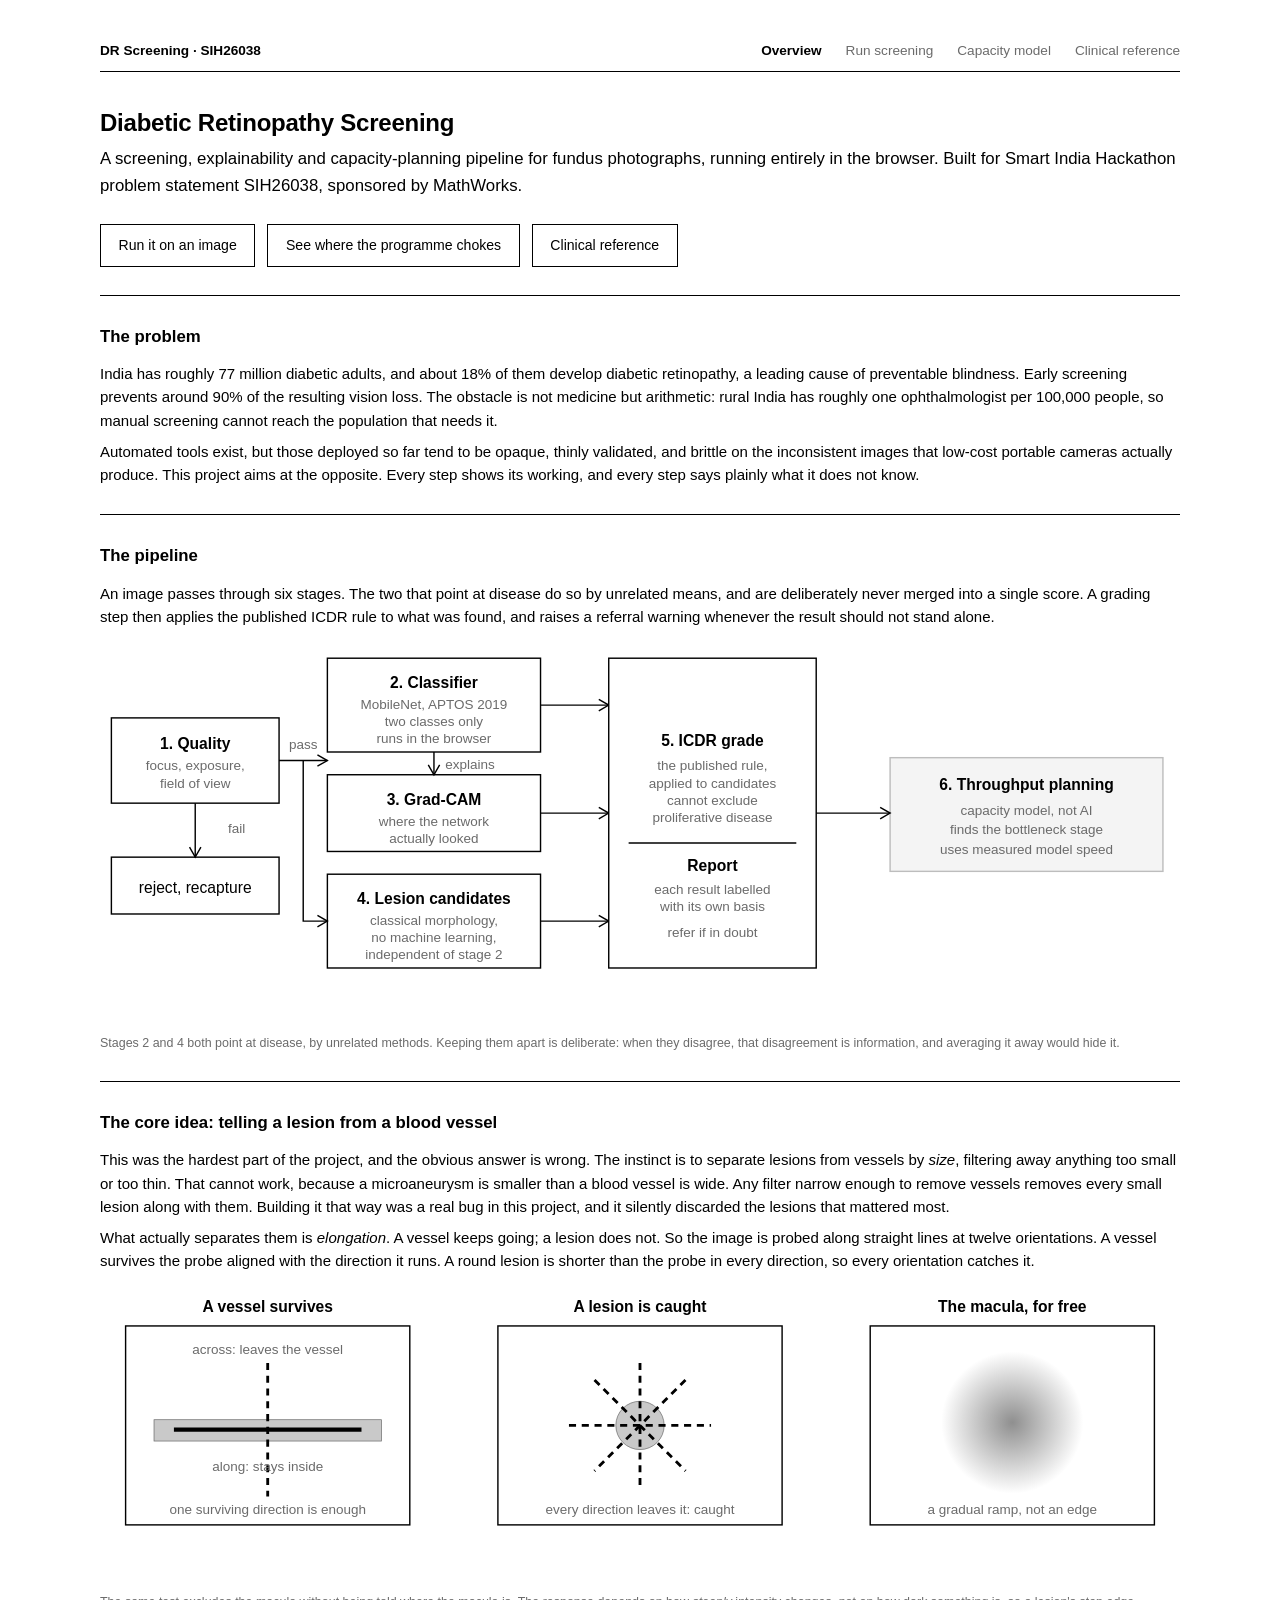
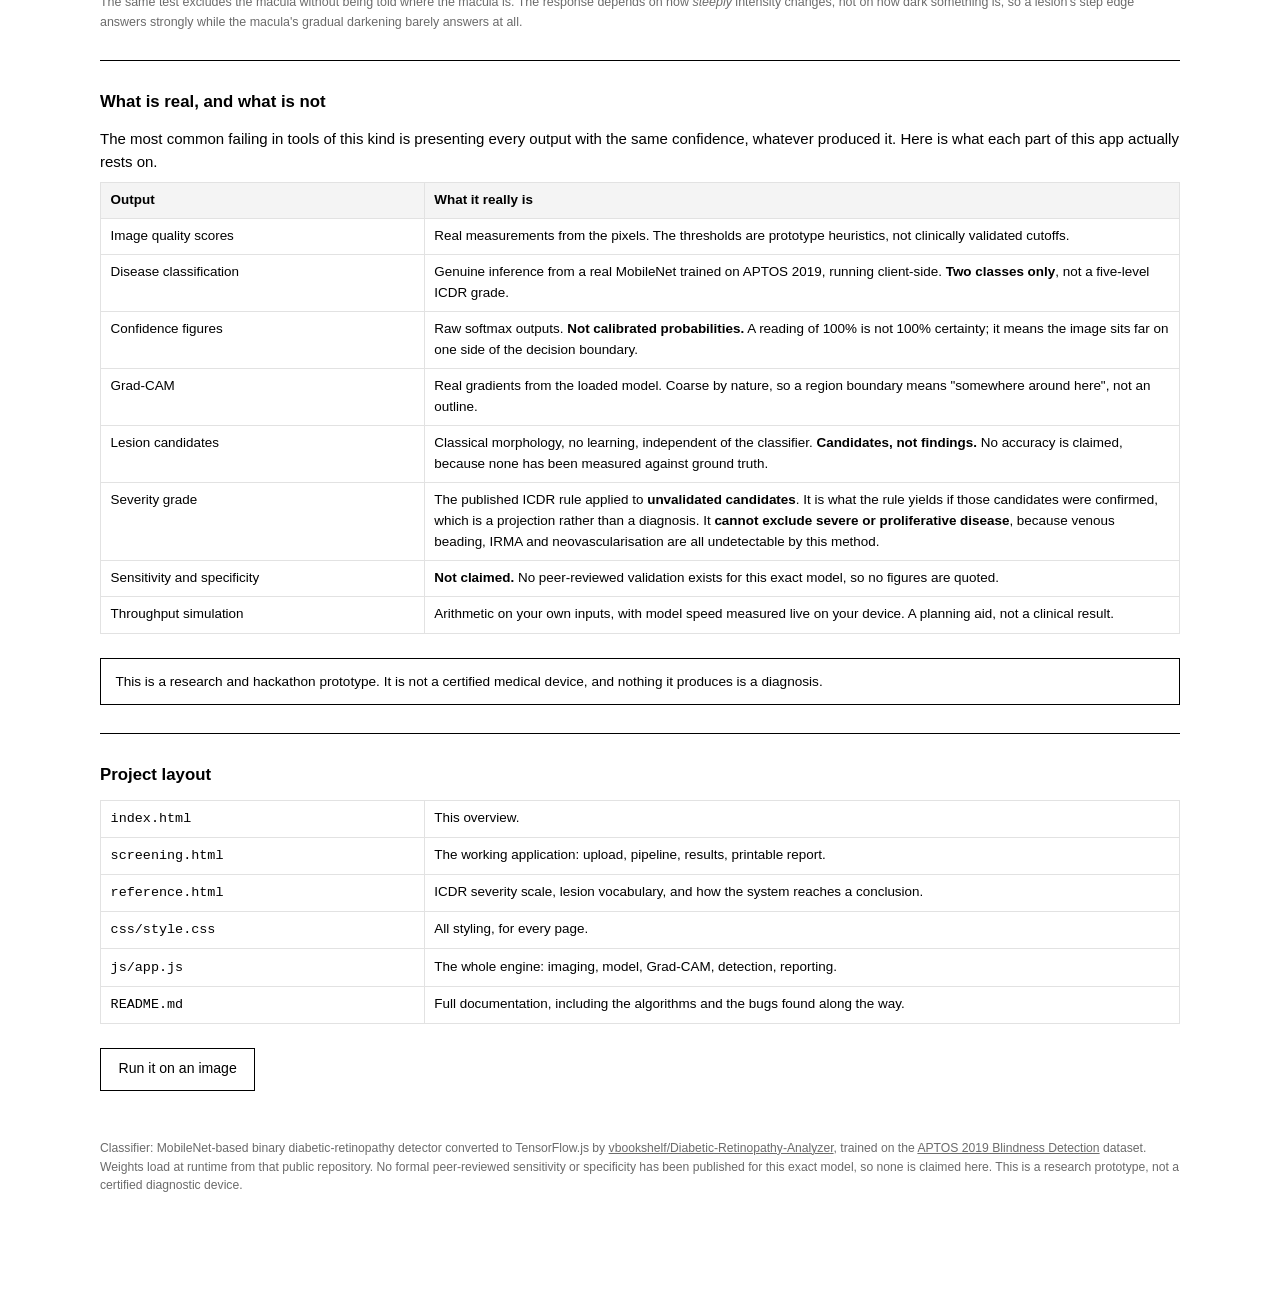
<file: index.html>
<!DOCTYPE html>
<html lang="en">
<head>
<meta charset="UTF-8">
<meta name="viewport" content="width=device-width, initial-scale=1.0">
<title>Diabetic Retinopathy Screening — SIH26038</title>
<link rel="stylesheet" href="css/style.css">
</head>
<body>
<div class="wrap">
  <nav class="site-nav">
    <span class="brand">DR Screening &middot; SIH26038</span>
    <a href="index.html" aria-current="page">Overview</a>
    <a href="screening.html">Run screening</a>
    <a href="pipeline.html">Capacity model</a>
    <a href="reference.html">Clinical reference</a>
  </nav>

  <h1>Diabetic Retinopathy Screening</h1>
  <p class="lede">A screening, explainability and capacity-planning pipeline for fundus photographs,
  running entirely in the browser. Built for Smart India Hackathon problem statement SIH26038,
  sponsored by MathWorks.</p>

  <div class="cta">
    <a href="screening.html">Run it on an image</a>
    <a href="pipeline.html">See where the programme chokes</a>
    <a href="reference.html">Clinical reference</a>
  </div>

  <hr class="rule">

  <section>
    <h2>The problem</h2>
    <p>India has roughly 77 million diabetic adults, and about 18% of them develop diabetic
    retinopathy, a leading cause of preventable blindness. Early screening prevents around 90% of the
    resulting vision loss. The obstacle is not medicine but arithmetic: rural India has roughly one
    ophthalmologist per 100,000 people, so manual screening cannot reach the population that needs it.</p>
    <p>Automated tools exist, but those deployed so far tend to be opaque, thinly validated, and
    brittle on the inconsistent images that low-cost portable cameras actually produce. This project
    aims at the opposite. Every step shows its working, and every step says plainly what it does not
    know.</p>
  </section>

  <hr class="rule">

  <section>
    <h2>The pipeline</h2>
    <p>An image passes through six stages. The two that point at disease do so by unrelated means, and
    are deliberately never merged into a single score. A grading step then applies the published ICDR
    rule to what was found, and raises a referral warning whenever the result should not stand alone.</p>

    <svg class="diagram" viewBox="0 0 760 270" role="img"
         aria-label="Six-stage pipeline: quality assessment, then classification, Grad-CAM explainability and lesion detection in parallel, then an ICDR grade and report, with throughput planning alongside.">
      <rect class="box" x="8" y="52" width="118" height="60"/>
      <text class="lbl-b" x="67" y="74" text-anchor="middle">1. Quality</text>
      <text class="lbl-sm" x="67" y="89" text-anchor="middle">focus, exposure,</text>
      <text class="lbl-sm" x="67" y="101" text-anchor="middle">field of view</text>

      <rect class="box" x="8" y="150" width="118" height="40"/>
      <text class="lbl" x="67" y="175" text-anchor="middle">reject, recapture</text>
      <path class="arrow" d="M67 112 L67 150"/><path class="arrow" d="M63 143 L67 150 L71 143"/>
      <text class="lbl-sm" x="90" y="133" text-anchor="start">fail</text>

      <path class="arrow" d="M126 82 L160 82"/><path class="arrow" d="M153 78 L160 82 L153 86"/>
      <text class="lbl-sm" x="143" y="74" text-anchor="middle">pass</text>

      <rect class="box" x="160" y="10" width="150" height="66"/>
      <text class="lbl-b" x="235" y="31" text-anchor="middle">2. Classifier</text>
      <text class="lbl-sm" x="235" y="46" text-anchor="middle">MobileNet, APTOS 2019</text>
      <text class="lbl-sm" x="235" y="58" text-anchor="middle">two classes only</text>
      <text class="lbl-sm" x="235" y="70" text-anchor="middle">runs in the browser</text>

      <rect class="box" x="160" y="92" width="150" height="54"/>
      <text class="lbl-b" x="235" y="113" text-anchor="middle">3. Grad-CAM</text>
      <text class="lbl-sm" x="235" y="128" text-anchor="middle">where the network</text>
      <text class="lbl-sm" x="235" y="140" text-anchor="middle">actually looked</text>

      <rect class="box" x="160" y="162" width="150" height="66"/>
      <text class="lbl-b" x="235" y="183" text-anchor="middle">4. Lesion candidates</text>
      <text class="lbl-sm" x="235" y="198" text-anchor="middle">classical morphology,</text>
      <text class="lbl-sm" x="235" y="210" text-anchor="middle">no machine learning,</text>
      <text class="lbl-sm" x="235" y="222" text-anchor="middle">independent of stage 2</text>

      <path class="arrow" d="M235 76 L235 92"/><path class="arrow" d="M231 85 L235 92 L239 85"/>
      <text class="lbl-sm" x="243" y="88" text-anchor="start">explains</text>
      <path class="arrow" d="M143 82 L143 195 L160 195"/><path class="arrow" d="M153 191 L160 195 L153 199"/>

      <path class="arrow" d="M310 43 L358 43"/><path class="arrow" d="M351 39 L358 43 L351 47"/>
      <path class="arrow" d="M310 119 L358 119"/><path class="arrow" d="M351 115 L358 119 L351 123"/>
      <path class="arrow" d="M310 195 L358 195"/><path class="arrow" d="M351 191 L358 195 L351 199"/>

      <rect class="box" x="358" y="10" width="146" height="218"/>
      <text class="lbl-b" x="431" y="72" text-anchor="middle">5. ICDR grade</text>
      <text class="lbl-sm" x="431" y="89" text-anchor="middle">the published rule,</text>
      <text class="lbl-sm" x="431" y="101" text-anchor="middle">applied to candidates</text>
      <text class="lbl-sm" x="431" y="113" text-anchor="middle">cannot exclude</text>
      <text class="lbl-sm" x="431" y="125" text-anchor="middle">proliferative disease</text>
      <line x1="372" y1="140" x2="490" y2="140" stroke="#000" stroke-width="1"/>
      <text class="lbl-b" x="431" y="160" text-anchor="middle">Report</text>
      <text class="lbl-sm" x="431" y="176" text-anchor="middle">each result labelled</text>
      <text class="lbl-sm" x="431" y="188" text-anchor="middle">with its own basis</text>
      <text class="lbl-sm" x="431" y="206" text-anchor="middle">refer if in doubt</text>

      <rect class="box-muted" x="556" y="80" width="192" height="80"/>
      <text class="lbl-b" x="652" y="103" text-anchor="middle">6. Throughput planning</text>
      <text class="lbl-sm" x="652" y="120" text-anchor="middle">capacity model, not AI</text>
      <text class="lbl-sm" x="652" y="134" text-anchor="middle">finds the bottleneck stage</text>
      <text class="lbl-sm" x="652" y="148" text-anchor="middle">uses measured model speed</text>
      <path class="arrow" d="M504 119 L556 119"/><path class="arrow" d="M549 115 L556 119 L549 123"/>
    </svg>
    <p class="fig-cap">Stages 2 and 4 both point at disease, by unrelated methods. Keeping them apart is
    deliberate: when they disagree, that disagreement is information, and averaging it away would hide it.</p>
  </section>

  <hr class="rule">

  <section>
    <h2>The core idea: telling a lesion from a blood vessel</h2>
    <p>This was the hardest part of the project, and the obvious answer is wrong. The instinct is to
    separate lesions from vessels by <em>size</em>, filtering away anything too small or too thin. That
    cannot work, because a microaneurysm is smaller than a blood vessel is wide. Any filter narrow
    enough to remove vessels removes every small lesion along with them. Building it that way was a real
    bug in this project, and it silently discarded the lesions that mattered most.</p>
    <p>What actually separates them is <em>elongation</em>. A vessel keeps going; a lesion does not. So
    the image is probed along straight lines at twelve orientations. A vessel survives the probe aligned
    with the direction it runs. A round lesion is shorter than the probe in every direction, so every
    orientation catches it.</p>

    <svg class="diagram" viewBox="0 0 760 210" role="img"
         aria-label="A vessel survives probing along its own direction; a round lesion is caught by every direction; the macula barely responds because its darkening is gradual.">
      <defs>
        <radialGradient id="mac" cx="50%" cy="50%" r="50%">
          <stop offset="0%" stop-color="#8f8f8f"/><stop offset="100%" stop-color="#ffffff"/>
        </radialGradient>
      </defs>

      <text class="lbl-b" x="118" y="16" text-anchor="middle">A vessel survives</text>
      <rect class="box" x="18" y="26" width="200" height="140"/>
      <rect x="38" y="92" width="160" height="15" fill="#c9c9c9" stroke="#6b6b6b" stroke-width="0.5"/>
      <line x1="52" y1="99" x2="184" y2="99" stroke="#000" stroke-width="3"/>
      <line x1="118" y1="52" x2="118" y2="146" stroke="#000" stroke-width="2" stroke-dasharray="5 4"/>
      <text class="lbl-sm" x="118" y="46" text-anchor="middle">across: leaves the vessel</text>
      <text class="lbl-sm" x="118" y="128" text-anchor="middle">along: stays inside</text>
      <text class="lbl-sm" x="118" y="158" text-anchor="middle">one surviving direction is enough</text>

      <text class="lbl-b" x="380" y="16" text-anchor="middle">A lesion is caught</text>
      <rect class="box" x="280" y="26" width="200" height="140"/>
      <circle cx="380" cy="96" r="17" fill="#c9c9c9" stroke="#6b6b6b" stroke-width="0.5"/>
      <line x1="330" y1="96" x2="430" y2="96" stroke="#000" stroke-width="2" stroke-dasharray="5 4"/>
      <line x1="380" y1="52" x2="380" y2="140" stroke="#000" stroke-width="2" stroke-dasharray="5 4"/>
      <line x1="348" y1="64" x2="412" y2="128" stroke="#000" stroke-width="2" stroke-dasharray="5 4"/>
      <line x1="412" y1="64" x2="348" y2="128" stroke="#000" stroke-width="2" stroke-dasharray="5 4"/>
      <text class="lbl-sm" x="380" y="158" text-anchor="middle">every direction leaves it: caught</text>

      <text class="lbl-b" x="642" y="16" text-anchor="middle">The macula, for free</text>
      <rect class="box" x="542" y="26" width="200" height="140"/>
      <circle cx="642" cy="94" r="50" fill="url(#mac)"/>
      <text class="lbl-sm" x="642" y="158" text-anchor="middle">a gradual ramp, not an edge</text>
    </svg>
    <p class="fig-cap">The same test excludes the macula without being told where the macula is. The
    response depends on how <em>steeply</em> intensity changes, not on how dark something is, so a
    lesion's step edge answers strongly while the macula's gradual darkening barely answers at all.</p>
  </section>

  <hr class="rule">

  <section>
    <h2>What is real, and what is not</h2>
    <p>The most common failing in tools of this kind is presenting every output with the same
    confidence, whatever produced it. Here is what each part of this app actually rests on.</p>

    <table class="matrix">
      <thead><tr><th>Output</th><th>What it really is</th></tr></thead>
      <tbody>
        <tr><td>Image quality scores</td><td>Real measurements from the pixels. The thresholds are prototype heuristics, not clinically validated cutoffs.</td></tr>
        <tr><td>Disease classification</td><td>Genuine inference from a real MobileNet trained on APTOS 2019, running client-side. <strong>Two classes only</strong>, not a five-level ICDR grade.</td></tr>
        <tr><td>Confidence figures</td><td>Raw softmax outputs. <strong>Not calibrated probabilities.</strong> A reading of 100% is not 100% certainty; it means the image sits far on one side of the decision boundary.</td></tr>
        <tr><td>Grad-CAM</td><td>Real gradients from the loaded model. Coarse by nature, so a region boundary means "somewhere around here", not an outline.</td></tr>
        <tr><td>Lesion candidates</td><td>Classical morphology, no learning, independent of the classifier. <strong>Candidates, not findings.</strong> No accuracy is claimed, because none has been measured against ground truth.</td></tr>
        <tr><td>Severity grade</td><td>The published ICDR rule applied to <strong>unvalidated candidates</strong>. It is what the rule yields if those candidates were confirmed, which is a projection rather than a diagnosis. It <strong>cannot exclude severe or proliferative disease</strong>, because venous beading, IRMA and neovascularisation are all undetectable by this method.</td></tr>
        <tr><td>Sensitivity and specificity</td><td><strong>Not claimed.</strong> No peer-reviewed validation exists for this exact model, so no figures are quoted.</td></tr>
        <tr><td>Throughput simulation</td><td>Arithmetic on your own inputs, with model speed measured live on your device. A planning aid, not a clinical result.</td></tr>
      </tbody>
    </table>

    <p class="notice">This is a research and hackathon prototype. It is not a certified medical device,
    and nothing it produces is a diagnosis.</p>
  </section>

  <hr class="rule">

  <section>
    <h2>Project layout</h2>
    <table class="matrix">
      <tbody>
        <tr><td><code>index.html</code></td><td>This overview.</td></tr>
        <tr><td><code>screening.html</code></td><td>The working application: upload, pipeline, results, printable report.</td></tr>
        <tr><td><code>reference.html</code></td><td>ICDR severity scale, lesion vocabulary, and how the system reaches a conclusion.</td></tr>
        <tr><td><code>css/style.css</code></td><td>All styling, for every page.</td></tr>
        <tr><td><code>js/app.js</code></td><td>The whole engine: imaging, model, Grad-CAM, detection, reporting.</td></tr>
        <tr><td><code>README.md</code></td><td>Full documentation, including the algorithms and the bugs found along the way.</td></tr>
      </tbody>
    </table>
    <div class="cta"><a href="screening.html">Run it on an image</a></div>
  </section>

  <footer class="app-footer">
    <p>Classifier: MobileNet-based binary diabetic-retinopathy detector converted to TensorFlow.js by
    <a href="https://github.com/vbookshelf/Diabetic-Retinopathy-Analyzer" target="_blank" rel="noopener">vbookshelf/Diabetic-Retinopathy-Analyzer</a>,
    trained on the <a href="https://www.kaggle.com/c/aptos2019-blindness-detection" target="_blank" rel="noopener">APTOS 2019 Blindness Detection</a> dataset.
    Weights load at runtime from that public repository. No formal peer-reviewed sensitivity or specificity has been
    published for this exact model, so none is claimed here. This is a research prototype, not a certified diagnostic device.</p>
  </footer>
</div>
</body>
</html>
</file>
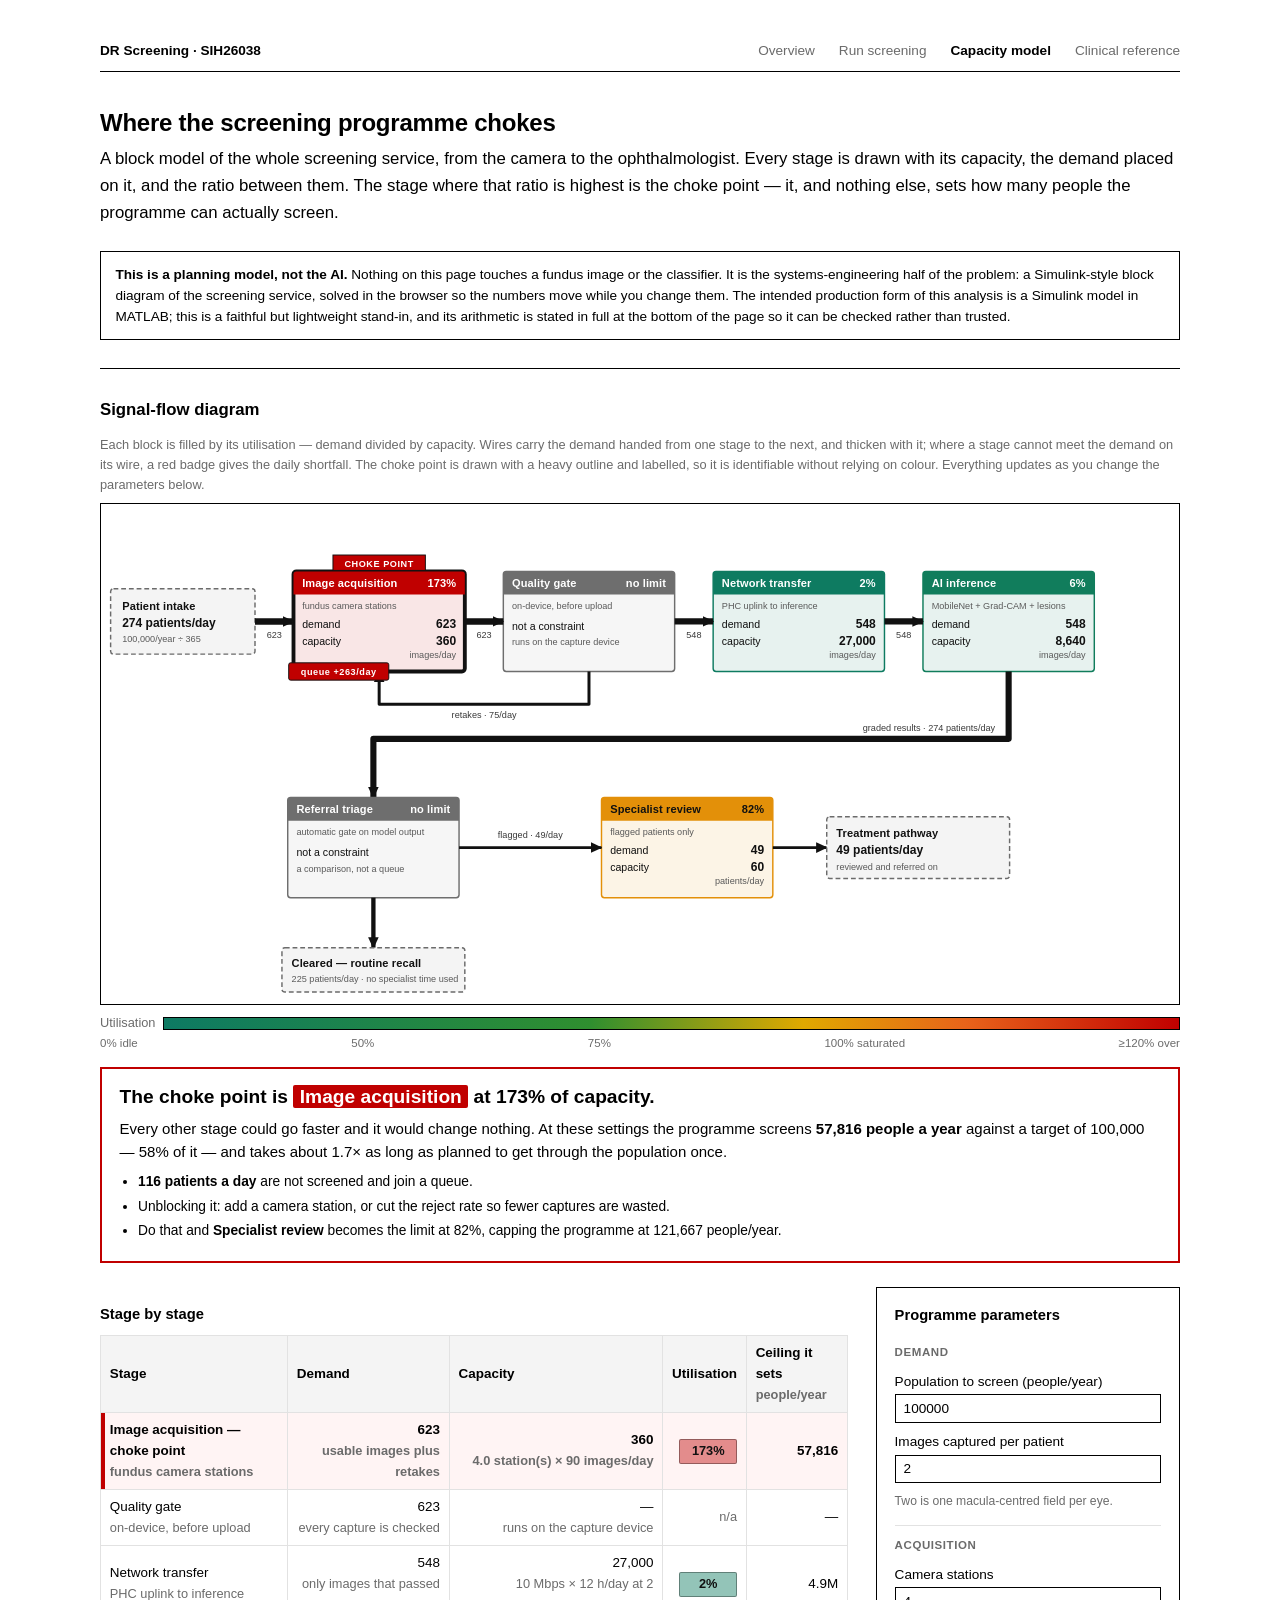
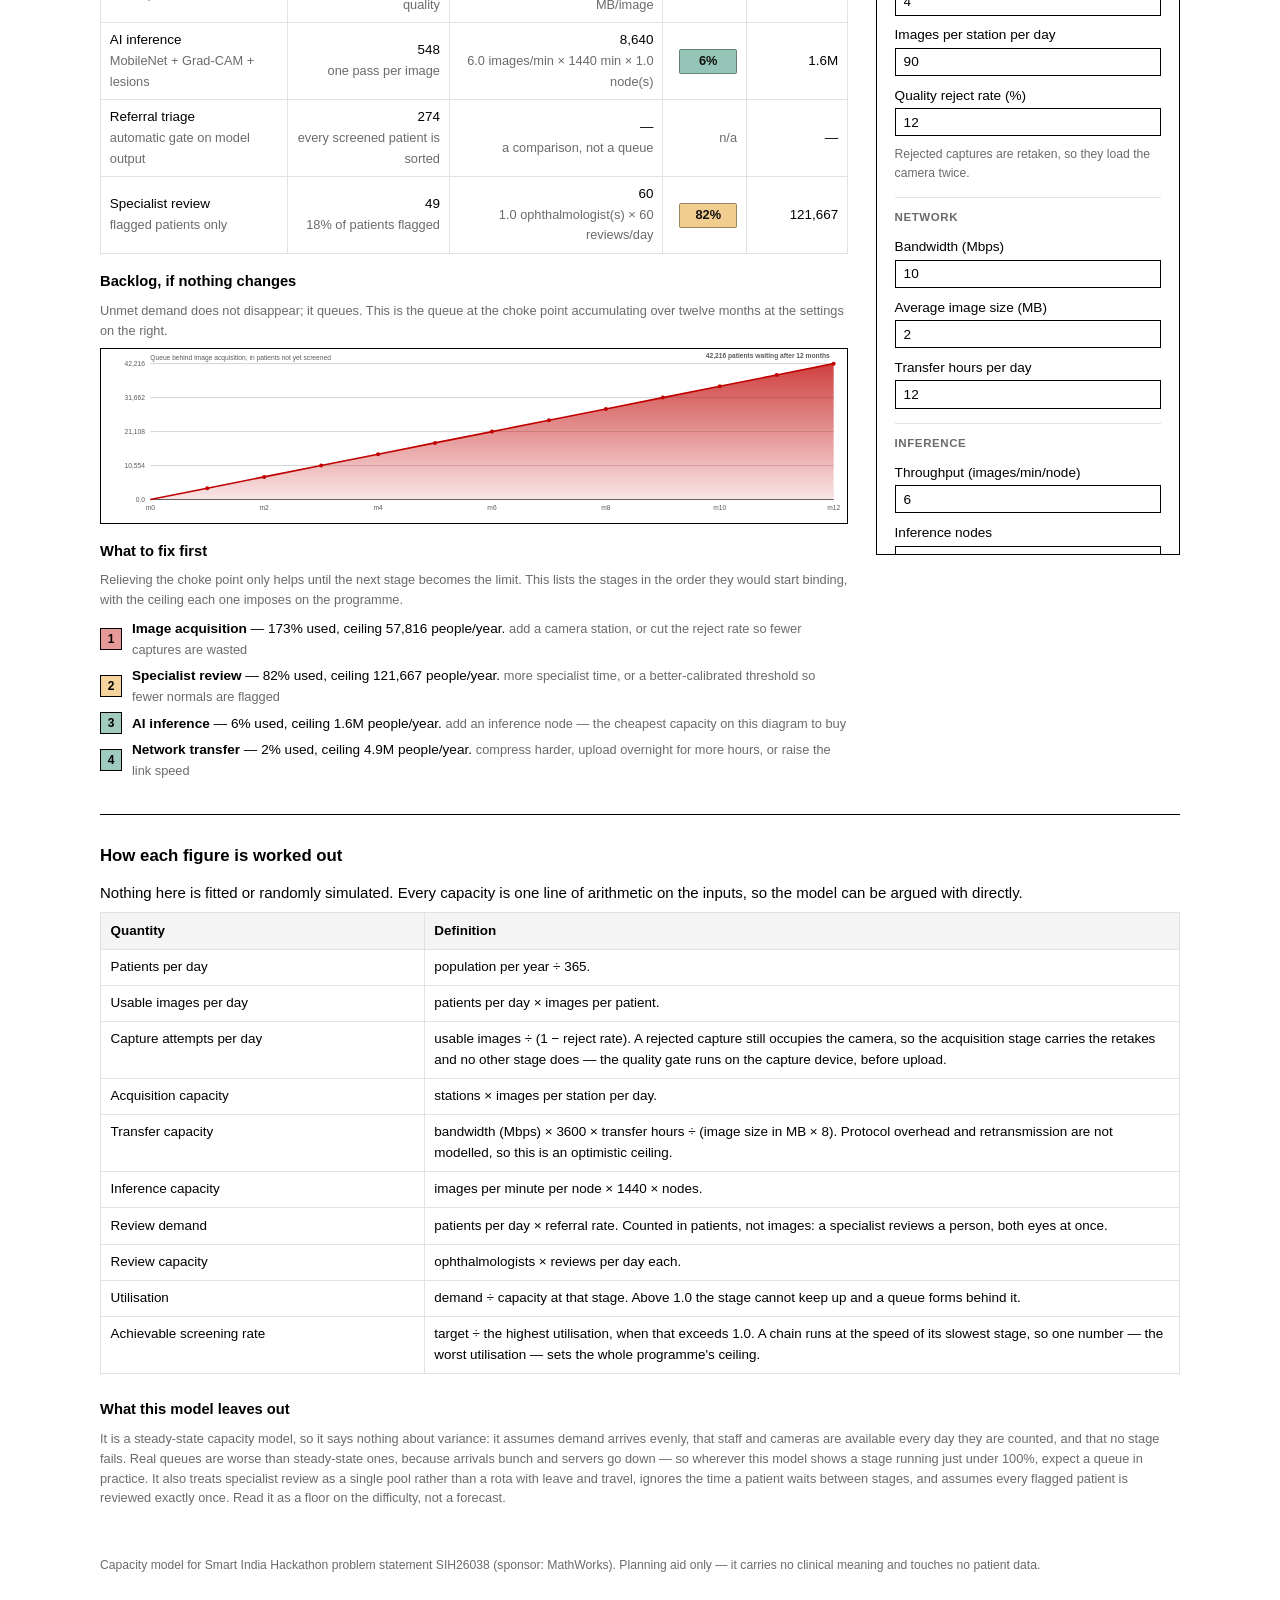
<file: pipeline.html>
<!DOCTYPE html>
<html lang="en">
<head>
<meta charset="UTF-8">
<meta name="viewport" content="width=device-width, initial-scale=1.0">
<title>Capacity model — Diabetic Retinopathy Screening</title>
<link rel="stylesheet" href="css/style.css">
</head>
<body>
<div class="wrap">
  <nav class="site-nav">
    <span class="brand">DR Screening &middot; SIH26038</span>
    <a href="index.html">Overview</a>
    <a href="screening.html">Run screening</a>
    <a href="pipeline.html" aria-current="page">Capacity model</a>
    <a href="reference.html">Clinical reference</a>
  </nav>

  <h1>Where the screening programme chokes</h1>
  <p class="lede">A block model of the whole screening service, from the camera to the
  ophthalmologist. Every stage is drawn with its capacity, the demand placed on it, and the ratio
  between them. The stage where that ratio is highest is the choke point &mdash; it, and nothing
  else, sets how many people the programme can actually screen.</p>

  <div class="notice">
    <strong>This is a planning model, not the AI.</strong> Nothing on this page touches a fundus
    image or the classifier. It is the systems-engineering half of the problem: a Simulink-style
    block diagram of the screening service, solved in the browser so the numbers move while you
    change them. The intended production form of this analysis is a Simulink model in MATLAB; this
    is a faithful but lightweight stand-in, and its arithmetic is stated in full at the bottom of
    the page so it can be checked rather than trusted.
  </div>

  <hr class="rule">

  <section>
    <h2>Signal-flow diagram</h2>
    <p class="small">Each block is filled by its utilisation &mdash; demand divided by capacity.
    Wires carry the demand handed from one stage to the next, and thicken with it; where a stage
    cannot meet the demand on its wire, a red badge gives the daily shortfall. The choke point is
    drawn with a heavy outline and labelled, so it is identifiable without relying on colour.
    Everything updates as you change the parameters below.</p>

    <svg id="flow" class="flowchart" viewBox="0 0 1120 520" role="img"
         aria-labelledby="flow-title flow-desc">
      <title id="flow-title">Screening pipeline capacity block diagram</title>
      <desc id="flow-desc">Blocks for acquisition, quality gating, network transfer, AI inference,
      referral triage and specialist review, each annotated with capacity, demand and utilisation.
      The bottleneck stage is outlined heavily and labelled as the choke point. The same figures
      are given in the stage table below this diagram.</desc>
    </svg>

    <div class="util-scale">
      <span class="small">Utilisation</span>
      <div class="util-bar" role="img" aria-label="Colour scale running from dark green at zero per cent utilisation through green, amber and orange to red at one hundred and twenty per cent or more."></div>
    </div>
    <div class="util-ticks"><span>0% idle</span><span>50%</span><span>75%</span><span>100% saturated</span><span>&ge;120% over</span></div>

    <div id="verdict"></div>
  </section>

  <div class="model-grid">
    <div>
      <h3>Stage by stage</h3>
      <table class="stage-table" id="stage-table"></table>

      <h3>Backlog, if nothing changes</h3>
      <p class="small">Unmet demand does not disappear; it queues. This is the queue at the choke
      point accumulating over twelve months at the settings on the right.</p>
      <svg id="backlog" class="backlog-chart" viewBox="0 0 1120 260" role="img"
           aria-labelledby="bk-title bk-desc">
        <title id="bk-title">Projected backlog over twelve months</title>
        <desc id="bk-desc">Area chart of unscreened patients accumulating month by month at the
        current settings. The twelve-month figure is repeated in the text above.</desc>
      </svg>

      <h3>What to fix first</h3>
      <p class="small">Relieving the choke point only helps until the next stage becomes the limit.
      This lists the stages in the order they would start binding, with the ceiling each one
      imposes on the programme.</p>
      <ol class="relief-list" id="relief"></ol>
    </div>

    <aside class="controls">
      <h3>Programme parameters</h3>

      <div class="grp">
        <p class="grp-title">Demand</p>
        <label class="field">Population to screen (people/year)
          <input type="number" id="p-target" value="100000" min="1" step="1000"></label>
        <label class="field">Images captured per patient
          <input type="number" id="p-perpatient" value="2" min="1" step="1"></label>
        <div class="field-note">Two is one macula-centred field per eye.</div>
      </div>

      <div class="grp">
        <p class="grp-title">Acquisition</p>
        <label class="field">Camera stations
          <input type="number" id="p-stations" value="4" min="1" step="1"></label>
        <label class="field">Images per station per day
          <input type="number" id="p-perstation" value="90" min="1" step="5"></label>
        <label class="field">Quality reject rate (%)
          <input type="number" id="p-reject" value="12" min="0" max="90" step="1"></label>
        <div class="field-note">Rejected captures are retaken, so they load the camera twice.</div>
      </div>

      <div class="grp">
        <p class="grp-title">Network</p>
        <label class="field">Bandwidth (Mbps)
          <input type="number" id="p-bandwidth" value="10" min="0.1" step="0.5"></label>
        <label class="field">Average image size (MB)
          <input type="number" id="p-imgsize" value="2" min="0.05" step="0.1"></label>
        <label class="field">Transfer hours per day
          <input type="number" id="p-nethours" value="12" min="0.5" max="24" step="0.5"></label>
      </div>

      <div class="grp">
        <p class="grp-title">Inference</p>
        <label class="field">Throughput (images/min/node)
          <input type="number" id="p-modelrate" value="6" min="0.01" step="0.5"></label>
        <label class="field">Inference nodes
          <input type="number" id="p-nodes" value="1" min="1" step="1"></label>
        <div class="field-note">Runs unattended, so 24 h/day is assumed. The screening page measures
        this rate live on your own device.</div>
      </div>

      <div class="grp">
        <p class="grp-title">Specialist review</p>
        <label class="field">Referral rate (%)
          <input type="number" id="p-referral" value="18" min="0" max="100" step="1"></label>
        <label class="field">Ophthalmologists available
          <input type="number" id="p-docs" value="1" min="0" step="1"></label>
        <label class="field">Reviews per ophthalmologist per day
          <input type="number" id="p-perdoc" value="60" min="1" step="5"></label>
        <div class="field-note">Only flagged patients reach a specialist &mdash; that gate is the
        entire point of automating the first read.</div>
      </div>

      <div class="actions">
        <button id="p-reset">Reset to defaults</button>
      </div>
    </aside>
  </div>

  <hr class="rule">

  <section>
    <h2>How each figure is worked out</h2>
    <p>Nothing here is fitted or randomly simulated. Every capacity is one line of arithmetic on the
    inputs, so the model can be argued with directly.</p>

    <table class="matrix">
      <tr><th>Quantity</th><th>Definition</th></tr>
      <tr><td>Patients per day</td><td>population per year &divide; 365.</td></tr>
      <tr><td>Usable images per day</td><td>patients per day &times; images per patient.</td></tr>
      <tr><td>Capture attempts per day</td><td>usable images &divide; (1 &minus; reject rate). A
        rejected capture still occupies the camera, so the acquisition stage carries the retakes and
        no other stage does &mdash; the quality gate runs on the capture device, before upload.</td></tr>
      <tr><td>Acquisition capacity</td><td>stations &times; images per station per day.</td></tr>
      <tr><td>Transfer capacity</td><td>bandwidth (Mbps) &times; 3600 &times; transfer hours &divide;
        (image size in MB &times; 8). Protocol overhead and retransmission are not modelled, so this
        is an optimistic ceiling.</td></tr>
      <tr><td>Inference capacity</td><td>images per minute per node &times; 1440 &times; nodes.</td></tr>
      <tr><td>Review demand</td><td>patients per day &times; referral rate. Counted in patients, not
        images: a specialist reviews a person, both eyes at once.</td></tr>
      <tr><td>Review capacity</td><td>ophthalmologists &times; reviews per day each.</td></tr>
      <tr><td>Utilisation</td><td>demand &divide; capacity at that stage. Above 1.0 the stage cannot
        keep up and a queue forms behind it.</td></tr>
      <tr><td>Achievable screening rate</td><td>target &divide; the highest utilisation, when that
        exceeds 1.0. A chain runs at the speed of its slowest stage, so one number &mdash; the worst
        utilisation &mdash; sets the whole programme's ceiling.</td></tr>
    </table>

    <h3>What this model leaves out</h3>
    <p class="small">It is a steady-state capacity model, so it says nothing about variance: it
    assumes demand arrives evenly, that staff and cameras are available every day they are counted,
    and that no stage fails. Real queues are worse than steady-state ones, because arrivals bunch
    and servers go down &mdash; so wherever this model shows a stage running just under 100%, expect
    a queue in practice. It also treats specialist review as a single pool rather than a rota with
    leave and travel, ignores the time a patient waits between stages, and assumes every flagged
    patient is reviewed exactly once. Read it as a floor on the difficulty, not a forecast.</p>
  </section>

  <footer class="app-footer">
    <p>Capacity model for Smart India Hackathon problem statement SIH26038 (sponsor: MathWorks).
    Planning aid only &mdash; it carries no clinical meaning and touches no patient data.</p>
  </footer>
</div>
<script src="js/pipeline.js"></script>
</body>
</html>
</file>
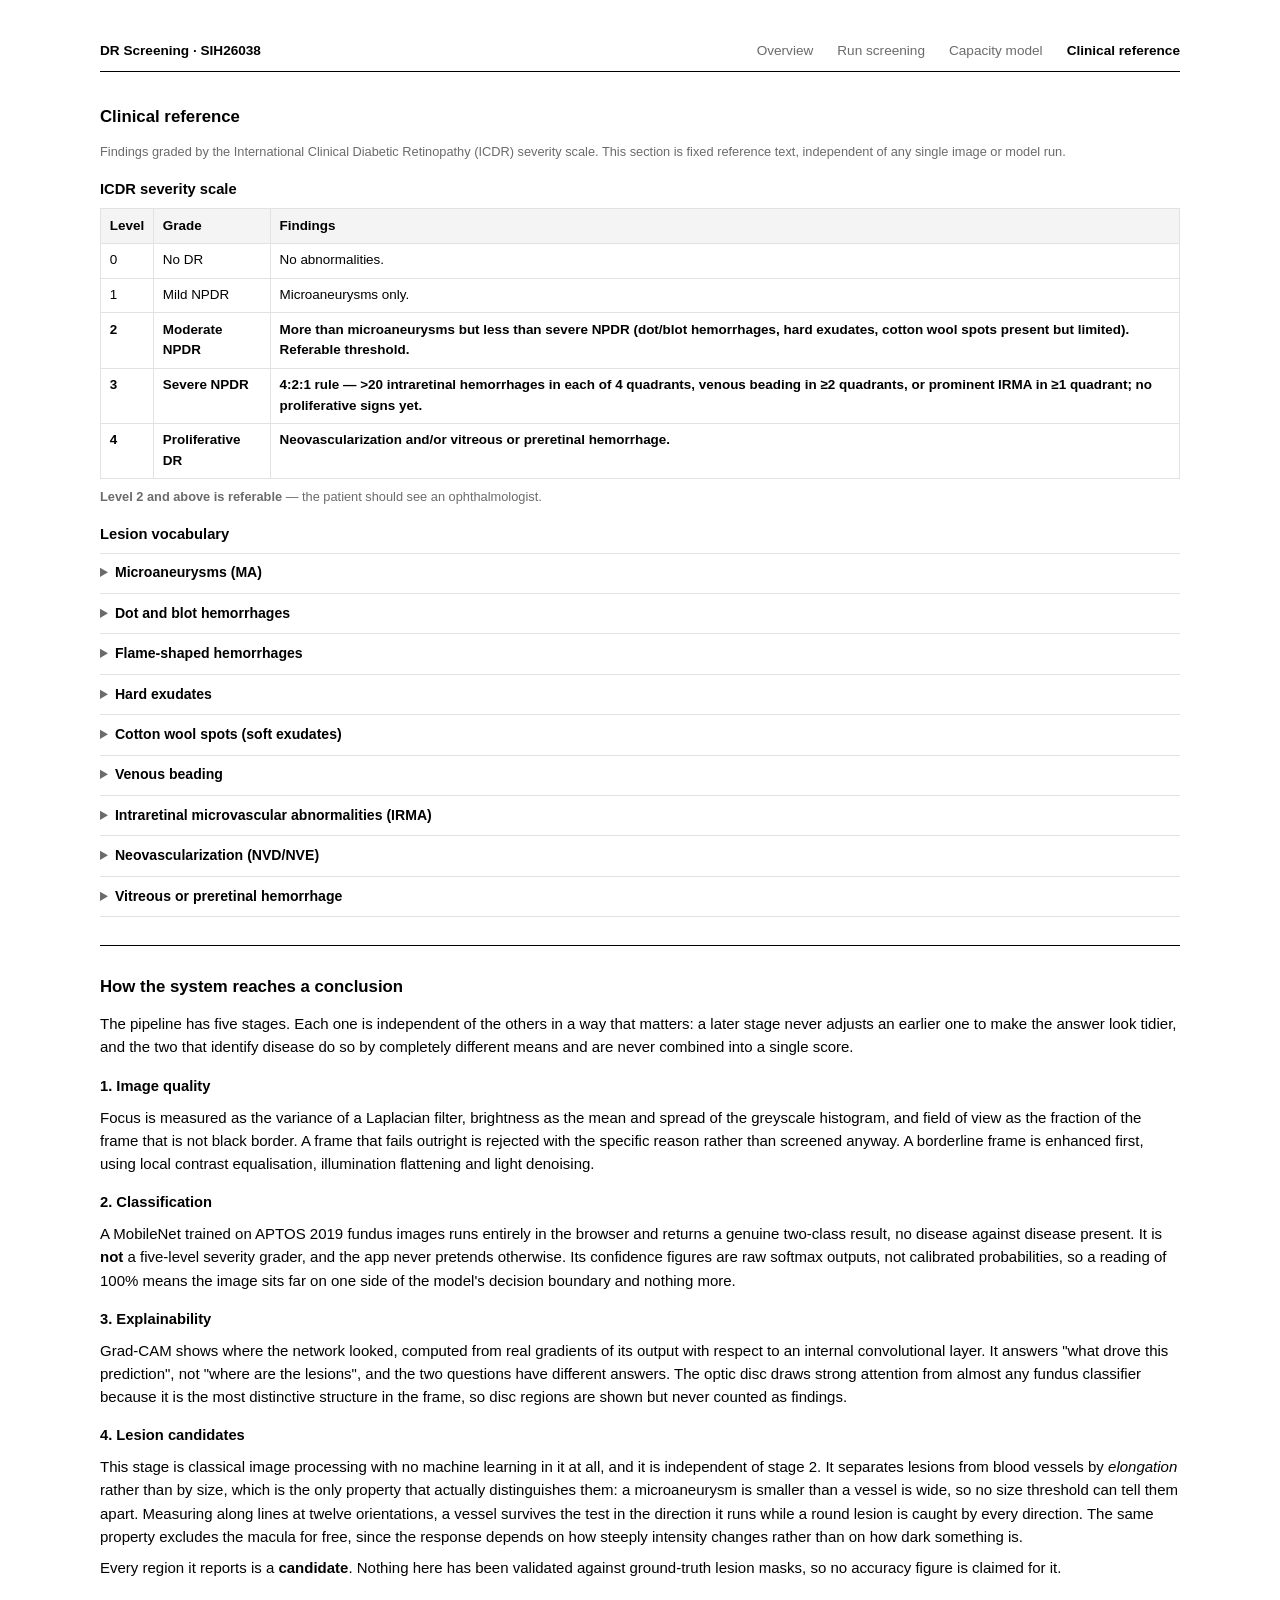
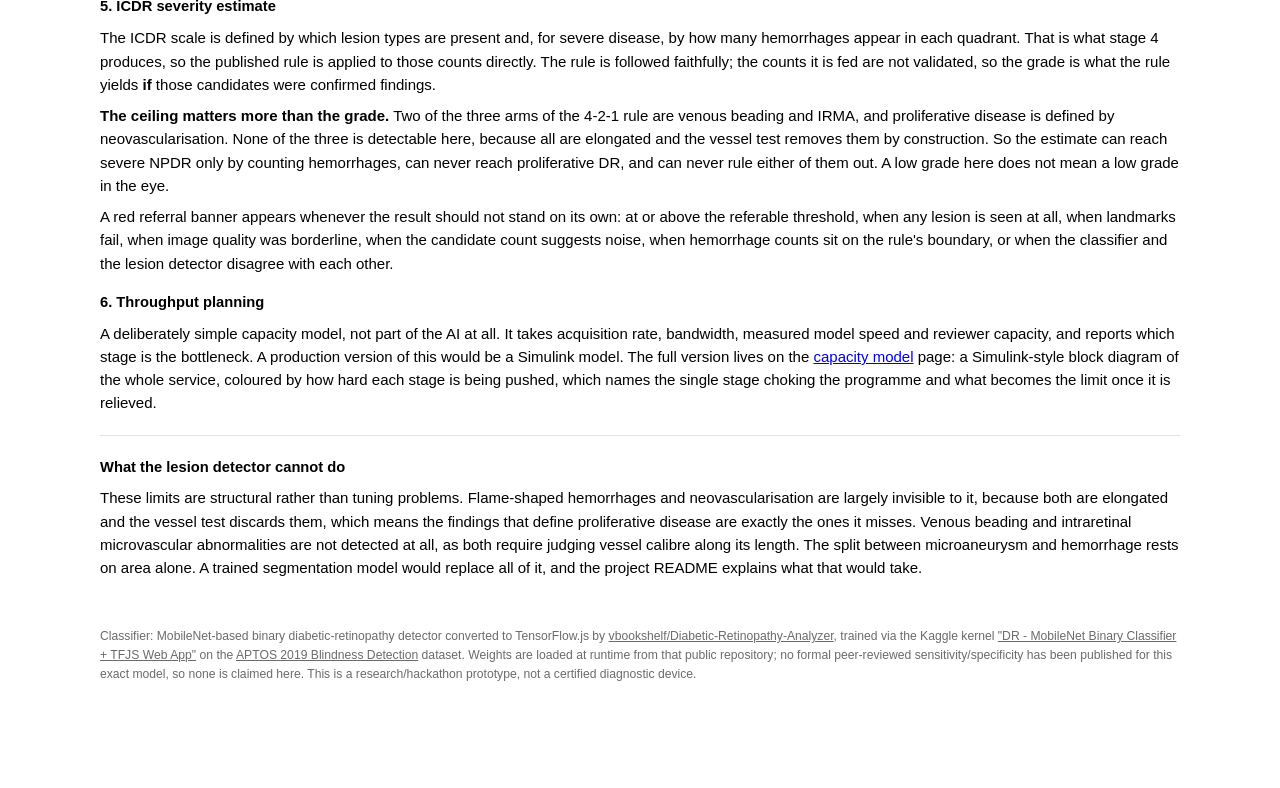
<file: reference.html>
<!DOCTYPE html>
<html lang="en">
<head>
<meta charset="UTF-8">
<meta name="viewport" content="width=device-width, initial-scale=1.0">
<title>Clinical reference — Diabetic Retinopathy Screening</title>
<link rel="stylesheet" href="css/style.css">
</head>
<body>
<div class="wrap">
  <nav class="site-nav">
    <span class="brand">DR Screening &middot; SIH26038</span>
    <a href="index.html">Overview</a>
    <a href="screening.html">Run screening</a>
    <a href="pipeline.html">Capacity model</a>
    <a href="reference.html" aria-current="page">Clinical reference</a>
  </nav>

<section id="reference">
    <h2>Clinical reference</h2>
    <p class="small">Findings graded by the International Clinical Diabetic Retinopathy (ICDR) severity scale. This section is fixed reference text, independent of any single image or model run.</p>

    <h3>ICDR severity scale</h3>
    <table class="icdr-table">
      <thead><tr><th>Level</th><th>Grade</th><th>Findings</th></tr></thead>
      <tbody>
        <tr><td>0</td><td>No DR</td><td>No abnormalities.</td></tr>
        <tr><td>1</td><td>Mild NPDR</td><td>Microaneurysms only.</td></tr>
        <tr class="referable"><td>2</td><td>Moderate NPDR</td><td>More than microaneurysms but less than severe NPDR (dot/blot hemorrhages, hard exudates, cotton wool spots present but limited). <strong>Referable threshold.</strong></td></tr>
        <tr class="referable"><td>3</td><td>Severe NPDR</td><td>4:2:1 rule — &gt;20 intraretinal hemorrhages in each of 4 quadrants, venous beading in ≥2 quadrants, or prominent IRMA in ≥1 quadrant; no proliferative signs yet.</td></tr>
        <tr class="referable"><td>4</td><td>Proliferative DR</td><td>Neovascularization and/or vitreous or preretinal hemorrhage.</td></tr>
      </tbody>
    </table>
    <p class="small"><strong>Level 2 and above is referable</strong> — the patient should see an ophthalmologist.</p>

    <h3>Lesion vocabulary</h3>
    <div class="lesion-ref-list">
      <details><summary>Microaneurysms (MA)</summary><p>Small, round, red dots; the earliest visible sign of DR; outpouchings of retinal capillary walls.</p></details>
      <details><summary>Dot and blot hemorrhages</summary><p>Small, round hemorrhages in deeper retinal layers, larger than microaneurysms.</p></details>
      <details><summary>Flame-shaped hemorrhages</summary><p>Hemorrhages in the superficial nerve fiber layer, following the curve of the nerve fibers.</p></details>
      <details><summary>Hard exudates</summary><p>Sharply defined yellow-white lipid deposits, often ringing leaking microaneurysms.</p></details>
      <details><summary>Cotton wool spots (soft exudates)</summary><p>Pale, fluffy-edged patches from localized nerve fiber layer infarcts.</p></details>
      <details><summary>Venous beading</summary><p>Irregular, sausage-like venous dilation; a marker of more severe pre-proliferative disease.</p></details>
      <details><summary>Intraretinal microvascular abnormalities (IRMA)</summary><p>Abnormal dilated capillary segments, a precursor to neovascularization.</p></details>
      <details><summary>Neovascularization (NVD/NVE)</summary><p>New fragile vessel growth on/near the disc (NVD) or elsewhere (NVE); defines proliferative DR.</p></details>
      <details><summary>Vitreous or preretinal hemorrhage</summary><p>Bleeding from neovascular vessels into the vitreous; a sight-threatening complication.</p></details>
    </div>
  </section>


  <hr class="rule">

  <section>
    <h2>How the system reaches a conclusion</h2>
    <p>The pipeline has five stages. Each one is independent of the others in a way that matters:
    a later stage never adjusts an earlier one to make the answer look tidier, and the two that
    identify disease do so by completely different means and are never combined into a single score.</p>

    <h3>1. Image quality</h3>
    <p>Focus is measured as the variance of a Laplacian filter, brightness as the mean and spread of
    the greyscale histogram, and field of view as the fraction of the frame that is not black border.
    A frame that fails outright is rejected with the specific reason rather than screened anyway.
    A borderline frame is enhanced first, using local contrast equalisation, illumination flattening
    and light denoising.</p>

    <h3>2. Classification</h3>
    <p>A MobileNet trained on APTOS 2019 fundus images runs entirely in the browser and returns a
    genuine two-class result, no disease against disease present. It is <strong>not</strong> a
    five-level severity grader, and the app never pretends otherwise. Its confidence figures are raw
    softmax outputs, not calibrated probabilities, so a reading of 100% means the image sits far on
    one side of the model's decision boundary and nothing more.</p>

    <h3>3. Explainability</h3>
    <p>Grad-CAM shows where the network looked, computed from real gradients of its output with
    respect to an internal convolutional layer. It answers "what drove this prediction", not
    "where are the lesions", and the two questions have different answers. The optic disc draws
    strong attention from almost any fundus classifier because it is the most distinctive structure
    in the frame, so disc regions are shown but never counted as findings.</p>

    <h3>4. Lesion candidates</h3>
    <p>This stage is classical image processing with no machine learning in it at all, and it is
    independent of stage 2. It separates lesions from blood vessels by <em>elongation</em> rather than
    by size, which is the only property that actually distinguishes them: a microaneurysm is smaller
    than a vessel is wide, so no size threshold can tell them apart. Measuring along lines at twelve
    orientations, a vessel survives the test in the direction it runs while a round lesion is caught
    by every direction. The same property excludes the macula for free, since the response depends on
    how steeply intensity changes rather than on how dark something is.</p>
    <p>Every region it reports is a <strong>candidate</strong>. Nothing here has been validated against
    ground-truth lesion masks, so no accuracy figure is claimed for it.</p>

    <h3>5. ICDR severity estimate</h3>
    <p>The ICDR scale is defined by which lesion types are present and, for severe disease, by how many
    hemorrhages appear in each quadrant. That is what stage 4 produces, so the published rule is applied
    to those counts directly. The rule is followed faithfully; the counts it is fed are not validated,
    so the grade is what the rule yields <strong>if</strong> those candidates were confirmed findings.</p>
    <p><strong>The ceiling matters more than the grade.</strong> Two of the three arms of the 4-2-1 rule
    are venous beading and IRMA, and proliferative disease is defined by neovascularisation. None of the
    three is detectable here, because all are elongated and the vessel test removes them by construction.
    So the estimate can reach severe NPDR only by counting hemorrhages, can never reach proliferative DR,
    and can never rule either of them out. A low grade here does not mean a low grade in the eye.</p>
    <p>A red referral banner appears whenever the result should not stand on its own: at or above the
    referable threshold, when any lesion is seen at all, when landmarks fail, when image quality was
    borderline, when the candidate count suggests noise, when hemorrhage counts sit on the rule's
    boundary, or when the classifier and the lesion detector disagree with each other.</p>

    <h3>6. Throughput planning</h3>
    <p>A deliberately simple capacity model, not part of the AI at all. It takes acquisition rate,
    bandwidth, measured model speed and reviewer capacity, and reports which stage is the bottleneck.
    A production version of this would be a Simulink model. The full version lives on the
    <a href="pipeline.html">capacity model</a> page: a Simulink-style block diagram of the whole
    service, coloured by how hard each stage is being pushed, which names the single stage choking
    the programme and what becomes the limit once it is relieved.</p>

    <hr class="rule-light">
    <h3>What the lesion detector cannot do</h3>
    <p>These limits are structural rather than tuning problems. Flame-shaped hemorrhages and
    neovascularisation are largely invisible to it, because both are elongated and the vessel test
    discards them, which means the findings that define proliferative disease are exactly the ones it
    misses. Venous beading and intraretinal microvascular abnormalities are not detected at all, as
    both require judging vessel calibre along its length. The split between microaneurysm and
    hemorrhage rests on area alone. A trained segmentation model would replace all of it, and the
    project README explains what that would take.</p>
  </section>


<footer class="app-footer">
    <p>Classifier: MobileNet-based binary diabetic-retinopathy detector converted to TensorFlow.js by
    <a href="https://github.com/vbookshelf/Diabetic-Retinopathy-Analyzer" target="_blank" rel="noopener">vbookshelf/Diabetic-Retinopathy-Analyzer</a>,
    trained via the Kaggle kernel
    <a href="https://www.kaggle.com/vbookshelf/dr-mobilenet-binary-classifier-tfjs-web-app" target="_blank" rel="noopener">"DR - MobileNet Binary Classifier + TFJS Web App"</a>
    on the <a href="https://www.kaggle.com/c/aptos2019-blindness-detection" target="_blank" rel="noopener">APTOS 2019 Blindness Detection</a> dataset. Weights are loaded at runtime from that public repository; no formal peer-reviewed sensitivity/specificity has been published for this exact model, so none is claimed here. This is a research/hackathon prototype, not a certified diagnostic device.</p>
  </footer>
</div>

</body>
</html>
</file>
<file: css/style.css>
:root{
    --ink:#000; --paper:#fff; --grey1:#f4f4f4; --grey2:#e2e2e2; --grey3:#bdbdbd; --grey4:#6b6b6b;
  }
  *{box-sizing:border-box;}
  html,body{margin:0;padding:0;background:var(--paper);color:var(--ink);}
  body{
    font-family: -apple-system, BlinkMacSystemFont, "Segoe UI", Roboto, Helvetica, Arial, sans-serif;
    line-height:1.55; font-size:15px; -webkit-font-smoothing:antialiased;
  }
  /* One width for every page. The capacity model needs 1120px for its block
     diagram and stage table, and a screening page whose canvases are narrower
     than the diagram page reads as two different sites. */
  .wrap{max-width:1120px;margin:0 auto;padding:2.5rem 1.25rem 6rem;}
  header.app-header{margin-bottom:2rem;}
  h1{font-size:1.5rem;font-weight:700;margin:0 0 .35rem;letter-spacing:-.01em;}
  .subtitle{color:var(--grey4);font-size:.92rem;margin:0 0 1rem;}
  .rule{border:none;border-top:1px solid var(--ink);margin:1.75rem 0;}
  .rule-light{border:none;border-top:1px solid var(--grey2);margin:1.25rem 0;}
  h2{font-size:1.05rem;font-weight:700;margin:0 0 .75rem;}
  h3{font-size:.92rem;font-weight:700;margin:1rem 0 .4rem;}
  p{margin:.5rem 0;}
  small, .small{font-size:.8rem;color:var(--grey4);}
  section{margin-bottom:1.5rem;}
  .step{display:none;}
  .step.visible{display:block;}
  .pill{
    display:inline-block;border:1px solid var(--ink);padding:.1rem .5rem;font-size:.72rem;
    letter-spacing:.03em;text-transform:uppercase;margin-bottom:.5rem;
  }
  .pill.muted{border-color:var(--grey3);color:var(--grey4);}
  button{
    font-family:inherit;font-size:.88rem;background:var(--paper);color:var(--ink);
    border:1px solid var(--ink);padding:.55rem 1.1rem;cursor:pointer;border-radius:0;
    transition:background-color .1s linear,color .1s linear;
  }
  button:hover:not(:disabled){background:var(--ink);color:var(--paper);}
  button:disabled{color:var(--grey3);border-color:var(--grey3);cursor:not-allowed;}
  input[type="file"]{font-family:inherit;font-size:.85rem;}
  input[type="number"]{
    font-family:inherit;font-size:.85rem;border:1px solid var(--ink);padding:.35rem .5rem;width:9rem;
    background:var(--paper);color:var(--ink);
  }
  label.field{display:flex;justify-content:space-between;align-items:center;gap:1rem;margin:.4rem 0;font-size:.85rem;}
  .field-note{color:var(--grey4);font-size:.76rem;margin:.15rem 0 .6rem;}
  table.kv{border-collapse:collapse;width:100%;font-size:.85rem;}
  table.kv td{padding:.3rem .4rem;border-bottom:1px solid var(--grey2);vertical-align:top;}
  table.kv td:first-child{color:var(--grey4);width:45%;}
  .bar-row{display:flex;align-items:center;gap:.6rem;margin:.3rem 0;font-variant-numeric:tabular-nums;}
  .bar-label{width:11rem;flex-shrink:0;font-size:.82rem;}
  .bar-track{flex:1;height:11px;background:var(--grey1);border:1px solid var(--ink);position:relative;}
  .bar-fill{height:100%;background:var(--ink);}
  .bar-value{width:4.5rem;text-align:right;font-size:.82rem;flex-shrink:0;}
  details{border-top:1px solid var(--grey2);padding:.55rem 0;}
  details:last-of-type{border-bottom:1px solid var(--grey2);}
  summary{cursor:pointer;font-weight:600;font-size:.88rem;}
  summary::marker{color:var(--grey4);}
  details p{font-size:.85rem;margin:.5rem 0 .25rem;color:#111;}
  canvas{max-width:100%;height:auto;border:1px solid var(--ink);display:block;}
  .canvas-row{display:flex;gap:1rem;flex-wrap:wrap;margin:.75rem 0;}
  .canvas-col{flex:1;min-width:220px;}
  .canvas-col .cap{font-size:.76rem;color:var(--grey4);margin-top:.3rem;text-align:center;}
  .notice{border:1px solid var(--ink);padding:.75rem .9rem;font-size:.85rem;margin:.6rem 0;}
  .notice.reject{background:var(--grey1);}
  progress{width:100%;height:6px;border:none;-webkit-appearance:none;appearance:none;}
  progress::-webkit-progress-bar{background:var(--grey1);}
  progress::-webkit-progress-value{background:var(--ink);}
  #model-status{font-size:.82rem;color:var(--grey4);margin-top:.4rem;}
  #model-status.ready{color:var(--ink);}
  #model-status.error{color:var(--ink);font-weight:600;}
  .upload-box{border:1px solid var(--ink);padding:1rem;}
  .actions{display:flex;gap:.75rem;margin-top:1rem;flex-wrap:wrap;}
  footer.app-footer{margin-top:3rem;font-size:.76rem;color:var(--grey4);}
  footer.app-footer a{color:var(--grey4);}
  .lesion-ref-list{font-size:.85rem;}
  .icdr-table{width:100%;border-collapse:collapse;font-size:.84rem;margin:.5rem 0;}
  .icdr-table td,.icdr-table th{border:1px solid var(--grey2);padding:.4rem .55rem;text-align:left;vertical-align:top;}
  .icdr-table th{font-weight:700;background:var(--grey1);}
  .icdr-table tr.referable td{font-weight:600;}
  .referable-badge{display:inline-block;border:1px solid var(--ink);padding:.3rem .7rem;font-weight:700;font-size:.9rem;}
  .referable-badge.negative{border-style:dashed;font-weight:400;}
  .swatch{display:inline-block;width:.85rem;height:.85rem;border:1px solid var(--ink);vertical-align:-2px;margin-right:.45rem;}
  .legend-row{font-size:.84rem;margin:.25rem 0;}
  /* The one place colour is used. It encodes a measured quantity rather than
     decorating anything, and it carries a scale so the tones can be read. */
  .cbar{height:12px;border:1px solid var(--ink);margin:.1rem 0 .2rem;
    background:linear-gradient(to right,
      rgb(48,18,59) 0%, rgb(60,100,200) 15%, rgb(30,170,220) 30%,
      rgb(40,210,150) 45%, rgb(150,225,60) 60%, rgb(250,205,40) 75%,
      rgb(240,110,30) 90%, rgb(160,20,20) 100%);}
  .cbar-ends{display:flex;justify-content:space-between;font-size:.72rem;color:var(--grey4);}
  .tune-box{border:1px solid var(--ink);padding:.85rem 1rem;margin:.75rem 0;}
  #report .rule{margin:1.1rem 0;}
  @media print{
    button, input[type=file], .actions, #uploader, .no-print{display:none !important;}
    .step{display:block !important;}
    body{font-size:12px;}
    .wrap{max-width:100%;padding:0 .5rem;}
    a[href]:after{content:none !important;}
  }

  /* ---- site navigation, shared across pages ---- */
  .site-nav{border-bottom:1px solid var(--ink);margin-bottom:2rem;display:flex;
    gap:1.5rem;padding-bottom:.6rem;flex-wrap:wrap;align-items:baseline;}
  .site-nav .brand{font-weight:700;font-size:.85rem;margin-right:auto;}
  .site-nav a{color:var(--grey4);text-decoration:none;font-size:.85rem;}
  .site-nav a:hover{color:var(--ink);}
  .site-nav a[aria-current="page"]{color:var(--ink);font-weight:700;}
  /* ---- landing page ---- */
  .lede{font-size:1.05rem;line-height:1.6;margin:0 0 1.5rem;}
  .diagram{width:100%;height:auto;display:block;margin:1rem 0 .4rem;}
  .diagram text{font-family:-apple-system,"Segoe UI",Roboto,Helvetica,Arial,sans-serif;fill:#000;}
  .diagram .box{fill:#fff;stroke:#000;stroke-width:1;}
  .diagram .box-muted{fill:#f4f4f4;stroke:#bdbdbd;stroke-width:1;}
  .diagram .arrow{stroke:#000;stroke-width:1;fill:none;}
  .diagram .lbl{font-size:11px;}
  .diagram .lbl-sm{font-size:9.5px;fill:#6b6b6b;}
  .diagram .lbl-b{font-size:11px;font-weight:700;}
  .fig-cap{font-size:.78rem;color:var(--grey4);margin:0 0 1.75rem;}
  .cta{display:flex;gap:.75rem;flex-wrap:wrap;margin:1.5rem 0;}
  .cta a{border:1px solid var(--ink);padding:.6rem 1.1rem;text-decoration:none;
    color:var(--ink);font-size:.88rem;}
  .cta a:hover{background:var(--ink);color:var(--paper);}
  table.matrix{width:100%;border-collapse:collapse;font-size:.84rem;margin:.5rem 0 1.5rem;}
  table.matrix th,table.matrix td{border:1px solid var(--grey2);padding:.45rem .6rem;
    text-align:left;vertical-align:top;}
  table.matrix th{background:var(--grey1);font-weight:700;}
  table.matrix td:first-child{width:30%;}
  @media print{ .site-nav,.cta{display:none !important;} }

  /* ---- severity estimate ---- */
  .grade-box{border:2px solid var(--ink);padding:1rem 1.1rem;margin:.75rem 0;}
  .grade-level{font-size:1.5rem;font-weight:700;line-height:1.1;margin:0 0 .2rem;}
  .grade-label{font-size:1rem;margin:0 0 .6rem;}
  .grade-scale{display:flex;gap:2px;margin:.7rem 0 .3rem;}
  .grade-scale div{flex:1;border:1px solid var(--ink);padding:.3rem .2rem;text-align:center;
    font-size:.7rem;color:var(--grey4);background:var(--paper);}
  .grade-scale div.on{background:var(--ink);color:var(--paper);font-weight:700;}
  .grade-basis{font-size:.85rem;margin:.5rem 0 0;}
  .grade-basis li{margin:.2rem 0;}
  .ceiling{border-left:3px solid var(--ink);padding:.5rem .8rem;margin:.9rem 0 0;
    font-size:.83rem;background:var(--grey1);}

  /* ---- referral banner. The one saturated colour in the project. It is a safety
     signal rather than decoration, and it is the only element allowed to shout. ---- */
  .refer-banner{position:fixed;right:1rem;bottom:1rem;z-index:60;max-width:23rem;
    background:#c00000;color:#fff;border:2px solid #7a0000;padding:.85rem 1rem;
    font-size:.85rem;line-height:1.45;display:none;box-shadow:0 0 0 1px #fff;}
  .refer-banner.visible{display:block;}
  .refer-banner strong{display:block;font-size:1.02rem;margin-bottom:.3rem;
    letter-spacing:.01em;text-transform:uppercase;}
  .refer-banner ul{margin:.4rem 0 0;padding-left:1.1rem;}
  .refer-banner li{margin:.15rem 0;}
  @media print{
    .refer-banner{position:static;display:block !important;max-width:100%;
      background:#fff;color:#000;border:2px solid #000;box-shadow:none;margin:1rem 0;}
  }

  /* ---- capacity model page --------------------------------------------
     This page is the one place in the project that is deliberately colourful.
     The colour is not decoration: every hue on it is a utilisation reading,
     demand divided by capacity at one stage, on a single scale that is printed
     beside the diagram so the tones can be read rather than guessed. Colour
     never carries a fact on its own here — the choke point is also labelled,
     also outlined heavily, and also listed in the table underneath, so the page
     works in greyscale and for a colour-blind reader. ---- */
  .model-grid{display:grid;grid-template-columns:minmax(0,1fr) 19rem;gap:1.75rem;align-items:start;}
  @media (max-width:900px){ .model-grid{grid-template-columns:minmax(0,1fr);} }
  .controls{border:1px solid var(--ink);padding:1rem 1.1rem;
    position:sticky;top:1rem;max-height:calc(100vh - 2rem);overflow-y:auto;}
  @media (max-width:900px){ .controls{position:static;max-height:none;} }
  .controls h3{margin-top:0;}
  .controls label.field{flex-direction:column;align-items:stretch;gap:.15rem;margin:.55rem 0;}
  .controls label.field input{width:100%;}
  .controls .grp{border-top:1px solid var(--grey2);margin-top:.9rem;padding-top:.5rem;}
  .controls .grp:first-of-type{border-top:none;margin-top:0;}
  .grp-title{font-size:.72rem;text-transform:uppercase;letter-spacing:.05em;color:var(--grey4);
    font-weight:700;margin:.2rem 0 .1rem;}

  .flowchart{width:100%;height:auto;display:block;margin:.25rem 0 .5rem;
    border:1px solid var(--ink);background:var(--paper);}
  .flowchart text{font-family:-apple-system,"Segoe UI",Roboto,Helvetica,Arial,sans-serif;}
  /* Fill and stroke are set per block from its utilisation, so they are left out
     of the class deliberately: a class selector outranks a presentation
     attribute, and declaring them here would silently override every computed
     colour with a flat white box. */
  .flowchart .blk{stroke-width:1.5;}
  .flowchart .blk-choke{stroke-width:4;}
  .flowchart .hdr-t{font-size:11.5px;font-weight:700;letter-spacing:.01em;}
  .flowchart .b-lbl{font-size:11px;fill:#111;}
  .flowchart .b-num{font-size:12.5px;font-weight:700;fill:#111;}
  .flowchart .b-sub{font-size:9.5px;fill:#5a5a5a;}
  .flowchart .wire{fill:none;stroke:#111;stroke-linejoin:round;}
  .flowchart .wire-lbl{font-size:9.5px;fill:#3a3a3a;}
  .flowchart .sink{fill:#f4f4f4;stroke:#6b6b6b;stroke-width:1.5;stroke-dasharray:5 3;}
  .flowchart .choke-badge{font-size:9.5px;font-weight:700;letter-spacing:.06em;fill:#fff;}

  .util-scale{display:flex;align-items:center;gap:.5rem;margin:.4rem 0 .1rem;}
  .util-bar{flex:1;height:13px;border:1px solid var(--ink);background:linear-gradient(to right,
    #0d7a63 0%, #2f8f2f 42%, #e0a900 63%, #e8631a 79%, #c00000 100%);}
  .util-ticks{display:flex;justify-content:space-between;font-size:.72rem;color:var(--grey4);}

  .stage-table{width:100%;border-collapse:collapse;font-size:.84rem;margin:.6rem 0 1rem;}
  .stage-table th,.stage-table td{border:1px solid var(--grey2);padding:.42rem .55rem;text-align:left;}
  .stage-table th{background:var(--grey1);font-weight:700;}
  .stage-table td.num{text-align:right;font-variant-numeric:tabular-nums;}
  .stage-table tr.choke td{font-weight:700;background:#fff4f4;}
  .stage-table tr.choke td:first-child{box-shadow:inset 4px 0 0 #c00000;}
  .util-chip{display:inline-block;min-width:3.6rem;text-align:center;padding:.1rem .45rem;
    border:1px solid rgba(0,0,0,.35);font-weight:700;font-size:.8rem;border-radius:2px;}

  .verdict{border:2px solid var(--ink);padding:1rem 1.1rem;margin:.9rem 0;}
  .verdict .headline{font-size:1.2rem;font-weight:700;line-height:1.25;margin:0 0 .35rem;}
  .verdict .headline .who{padding:.05rem .4rem;border-radius:2px;}
  .verdict ul{margin:.5rem 0 0;padding-left:1.15rem;font-size:.86rem;}
  .verdict li{margin:.2rem 0;}

  .relief-list{list-style:none;padding:0;margin:.4rem 0 0;font-size:.85rem;}
  .relief-list li{display:flex;align-items:center;gap:.6rem;margin:.3rem 0;}
  .relief-rank{width:1.4rem;height:1.4rem;flex-shrink:0;border:1px solid var(--ink);
    display:flex;align-items:center;justify-content:center;font-size:.75rem;font-weight:700;}

  .backlog-chart{width:100%;height:auto;display:block;border:1px solid var(--ink);margin:.4rem 0;}
  .backlog-chart text{font-family:-apple-system,"Segoe UI",Roboto,Helvetica,Arial,sans-serif;
    font-size:10px;fill:#5a5a5a;}
  .backlog-chart .axis{stroke:#bdbdbd;stroke-width:1;}
  .backlog-chart .zero{stroke:#111;stroke-width:1;}

  @media print{
    .controls{page-break-inside:avoid;position:static;max-height:none;overflow:visible;}
    .model-grid{grid-template-columns:1fr;}
  }
</file>
